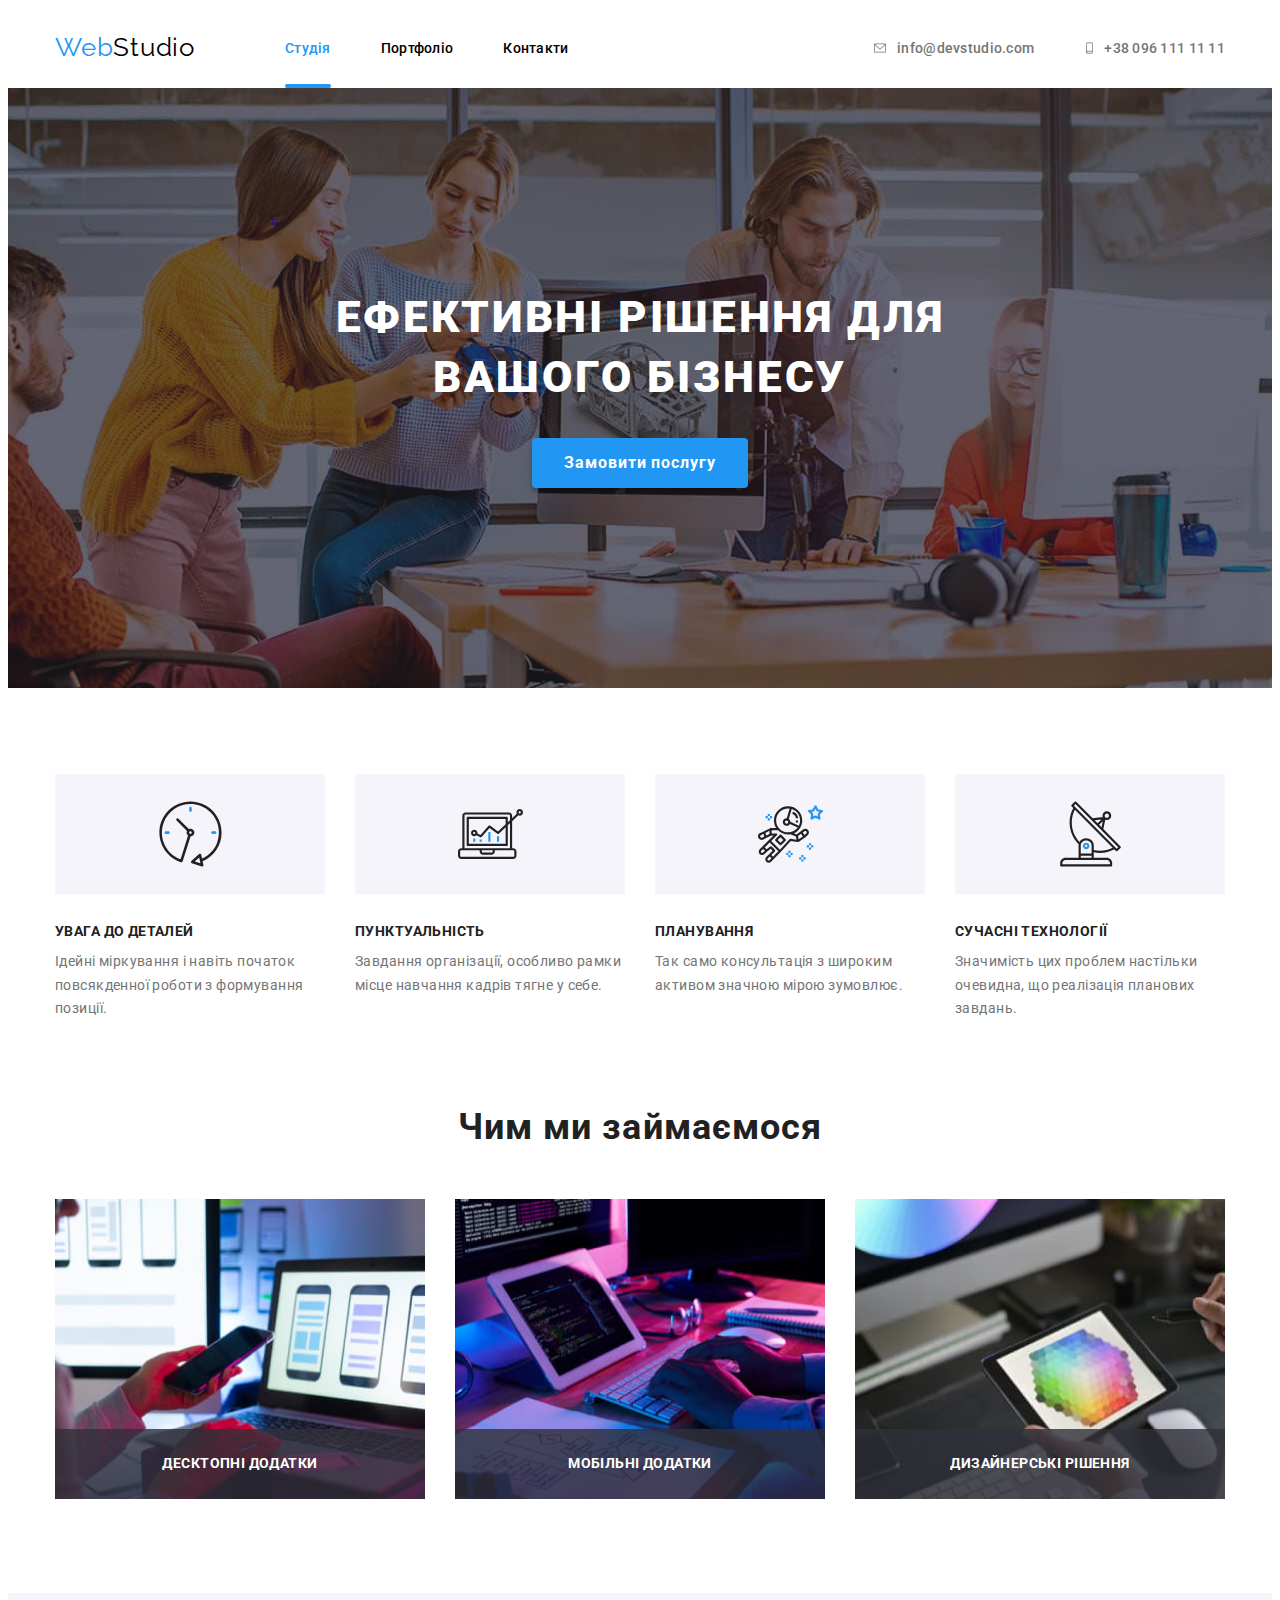
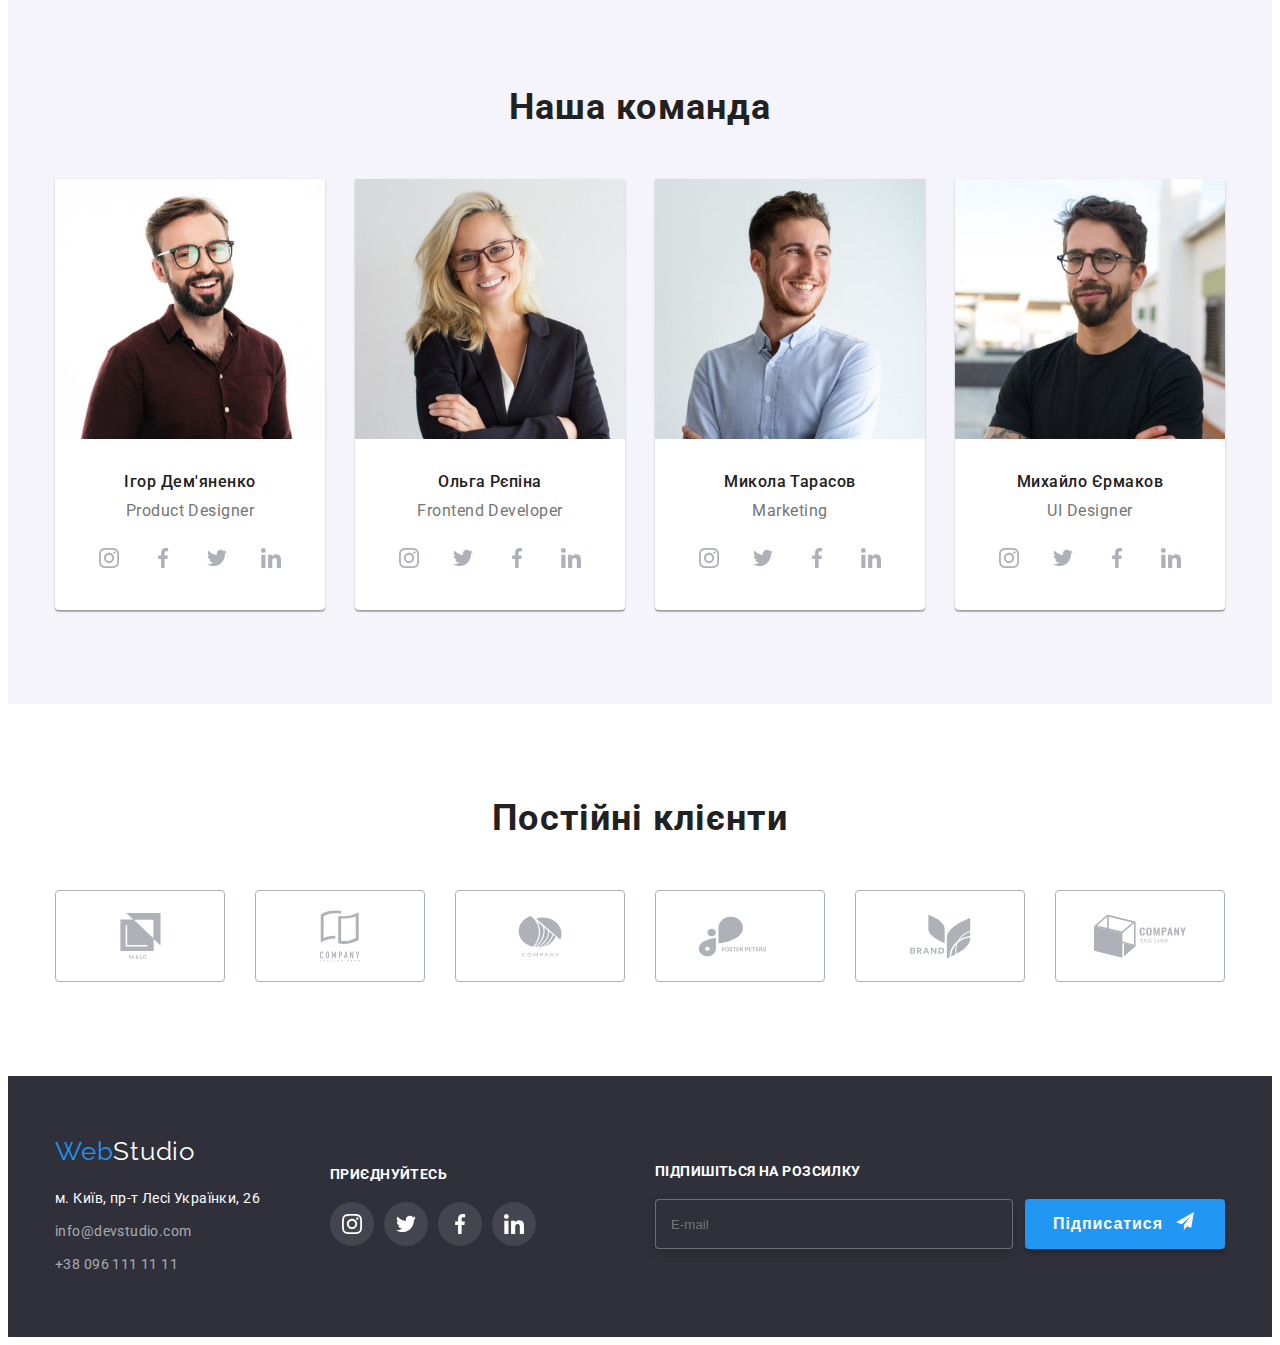
<file: index.html>
<!DOCTYPE html>
<html lang="uk">
  <head>
    <meta charset="UTF-8" />
    <meta http-equiv="X-UA-Compatible" content="IE=edge" />
    <meta name="viewport" content="width=device-width, initial-scale=1.0" />
    <title>WebStudio</title>
    <link rel="preconnect" href="https://fonts.googleapis.com" />
    <link rel="preconnect" href="https://fonts.gstatic.com" crossorigin />
    <link
      href="https://fonts.googleapis.com/css2?family=Raleway:wght@700&family=Roboto:wght@400;500;700;900&display=swap"
      rel="stylesheet"
    />
    <link
      rel="stylesheet"
      href="https://cdnjs.cloudflare.com/ajax/libs/modern-normalize/1.1.0/modern-normalize.min.css"
      integrity="sha512-wpPYUAdjBVSE4KJnH1VR1HeZfpl1ub8YT/NKx4PuQ5NmX2tKuGu6U/JRp5y+Y8XG2tV+wKQpNHVUX03MfMFn9Q=="
      crossorigin="anonymous"
      referrerpolicy="no-referrer"
    />
    <link rel="stylesheet" href="./css/main.min.css" />
  </head>
  <body>
    <header>
      <div class="header__block container">
        <a class="header__logo--1" href="./index.html"
          ><span class="header__logo--2">Web</span>Studio</a
        >
        <!--logo-->
        <nav class="nav">
          <!--navig-->
          <ul class="nav__list listdrop">
            <li class="nav__item">
              <a href="./index.html" class="nav__link nav__text nav__current">Студія</a>
            </li>
            <li class="nav__item">
              <a href="./portfolio.html" class="nav__link nav__text">Портфоліо</a>
            </li>
            <li class="nav__item"><a href="" class="nav__link nav__text">Контакти</a></li>
          </ul>
        </nav>

        <!--contacts-->
        <ul class="nav-contacts listdrop">
          <li class="nav-contacts__item">
            <a href="mailto:info@devstudio.com" class="nav-contacts__link">
              <svg class="nav-contacts__icon" width="16" height="12">
                <use href="./images/icons.svg#envelope-icon"></use>
              </svg>
              info@devstudio.com
            </a>
          </li>
          <li class="nav-contacts__item">
            <a href="tel:+380961111111" class="nav-contacts__link">
              <svg class="nav-contacts__icon" width="11" height="16">
                <use href="./images/icons.svg#smartphone-icon"></use>
              </svg>
              +38 096 111 11 11
            </a>
          </li>
        </ul>
      </div>
    </header>

    <main>
      <!--main-headerh1-->
      <div class="hero__box">
        <section class="hero">
          <div class="container">
            <h1 class="hero__header">ЕФЕКТИВНІ РІШЕННЯ ДЛЯ <br />ВАШОГО БІЗНЕСУ</h1>
            <button type="button" class="hero__btn" data-modal-open>Замовити послугу</button>
            <div class="backdrop is-hidden" data-modal>
              <div class="feedback">
                <h3 class="feedback__header">Залиште свої дані, ми вам передзвонимо</h3>
                <form action="" class="feedback__form">
                  <label for="name" class="feedback__input--group"
                    >Імʼя
                    <div class="feedback__input--box">
                      <input type="text" class="feedback__input" name="name" required autofocus />
                      <svg width="18" height="18" class="feedback__input--svg">
                        <use href="./images/icons.svg#form-name-icon"></use>
                      </svg>
                    </div>
                  </label>

                  <label for="tel" class="feedback__input--group"
                    >Телефон
                    <div class="feedback__input--box">
                      <input
                        type="tel"
                        class="feedback__input"
                        title="380-XX-XXX-XX"
                        name="tel"
                        required
                        pattern="380[0-9]{7}"
                      />
                      <svg width="18" height="18" class="feedback__input--svg">
                        <use href="./images/icons.svg#form-phone-icon"></use>
                      </svg>
                    </div>
                  </label>

                  <label for="email" class="feedback__input--group"
                    >Пошта
                    <div class="feedback__input--box">
                      <input type="email" class="feedback__input" name="email" required />
                      <svg width="18" height="18" class="feedback__input--svg">
                        <use href="./images/icons.svg#form-email-icon"></use>
                      </svg>
                    </div>
                  </label>

                  <label for="comment" class="feedback__comment--box"
                    >Коментар
                    <div class="feedback__comment-content">
                      <textarea
                        name="comment"
                        class="feedback__comment--text"
                        placeholder="Введіть текст"
                      ></textarea>
                    </div>
                  </label>

                  <label for="policy" class="feedback__policy--box">
                    <input
                      class="feedback__policy--input"
                      type="checkbox"
                      name="policy"
                      id="policy"
                    />
                    <svg width="16" height="15" class="feedback__policy--icon">
                      <use href="./images/icons.svg#form-check-icon"></use>
                    </svg>
                    <label for="policy" class="feedback__policy--text"
                      >Погоджуюся з розсилкою та приймаю
                      <a href="#" class="feedback__policy--rules">Умови договору</a></label
                    >
                  </label>

                  <div class="feedback__btn--box">
                    <button type="submit" class="feedback__btn">Відправити</button>
                  </div>
                </form>
                <button type="button" class="feedback__btn--close" data-modal-close>
                  <svg width="11" height="11" class="feedback__close--icon">
                    <use href="./images/icons.svg#close-icon"></use>
                  </svg>
                </button>
              </div>
            </div>
          </div>
        </section>
      </div>

      <!--h2section-benefits-->
      <section class="benefits__box">
        <div class="container">
          <h2 class="hidden-header">Наші переваги</h2>
          <!--benef-list-descr-->
          <ul class="benefits__list listdrop">
            <li class="benefits__item">
              <div class="benefits__content">
                <svg width="65" height="70" class="benefits__icon">
                  <use href="./images/icons.svg#clock-icon"></use>
                </svg>
              </div>
              <h3 class="benefits__header">УВАГА ДО ДЕТАЛЕЙ</h3>
              <p class="benefits__text">
                Ідейні міркування і навіть початок повсякденної роботи з формування позиції.
              </p>
            </li>
            <li class="benefits__item">
              <div class="benefits__content">
                <svg width="65" height="70" class="benefits__icon">
                  <use href="./images/icons.svg#diagram-icon"></use>
                </svg>
              </div>
              <h3 class="benefits__header">ПУНКТУАЛЬНІСТЬ</h3>
              <p class="benefits__text">
                Завдання організації, особливо рамки місце навчання кадрів тягне у себе.
              </p>
            </li>
            <li class="benefits__item">
              <div class="benefits__content">
                <svg width="65" height="70" class="benefits__icon">
                  <use href="./images/icons.svg#astronaut-icon"></use>
                </svg>
              </div>
              <h3 class="benefits__header">ПЛАНУВАННЯ</h3>
              <p class="benefits__text">
                Так само консультація з широким активом значною мірою зумовлює.
              </p>
            </li>
            <li class="benefits__item">
              <div class="benefits__content">
                <svg width="65" height="70" class="benefits__icon">
                  <use href="./images/icons.svg#antenna-icon"></use>
                </svg>
              </div>
              <h3 class="benefits__header">СУЧАСНІ ТЕХНОЛОГІЇ</h3>
              <p class="benefits__text">
                Значимість цих проблем настільки очевидна, що реалізація планових завдань.
              </p>
            </li>
          </ul>
        </div>
      </section>
      <!--tasks-h2-->
      <section class="tasks__box">
        <div class="container">
          <h2 class="section__tittle--2">Чим ми займаємося</h2>
          <ul class="tasks__list listdrop">
            <li class="tasks__item">
              <div class="tasks__content">
                <img
                  class="tasks__img"
                  src="images/imgmain1.jpg"
                  width="370"
                  height="300"
                  alt="послуга1"
                />
                <div class="tasks__descr">
                  <h3 class="tasks__text">ДЕСКТОПНІ ДОДАТКИ</h3>
                </div>
              </div>
            </li>
            <li class="tasks__item">
              <div class="tasks__content">
                <img
                  class="tasks__img"
                  src="images/imgmain2.jpg"
                  width="370"
                  height="300"
                  alt="послуга2"
                />
                <div class="tasks__descr">
                  <h3 class="tasks__text">МОБІЛЬНІ ДОДАТКИ</h3>
                </div>
              </div>
            </li>
            <li class="tasks__item">
              <div class="tasks__content">
                <img
                  class="tasks__img"
                  src="images/imgmain3.jpg"
                  width="370"
                  height="300"
                  alt="послуга3"
                />
                <div class="tasks__descr">
                  <h3 class="tasks__text">ДИЗАЙНЕРСЬКІ РІШЕННЯ</h3>
                </div>
              </div>
            </li>
          </ul>
        </div>
      </section>
      <!--our-team-h2-->
      <section class="team__box">
        <div class="container">
          <h2 class="section__tittle--2">Наша команда</h2>
          <ul class="team__list listdrop">
            <li class="team__item">
              <img src="images/ihor.jpg" width="270" height="260" alt="ігорфото" />
              <div class="team__descr">
                <h3 class="team__header">Ігор Дем'яненко</h3>
                <p class="team__text">Product Designer</p>
                <!-- team-soc-list -->
                <ul class="team__soc--list listdrop">
                  <li class="team__soc--item">
                    <a href="" class="team__soc--link">
                      <svg width="20" height="20" class="team__soc--icon">
                        <use href="./images/icons.svg#instagram-icon"></use>
                      </svg>
                    </a>
                  </li>
                  <li class="team__soc--item">
                    <a href="" class="team__soc--link">
                      <svg width="20" height="20" class="team__soc--icon">
                        <use href="./images/icons.svg#facebook-icon"></use>
                      </svg>
                    </a>
                  </li>
                  <li class="team__soc--item">
                    <a href="" class="team__soc--link">
                      <svg width="20" height="20" class="team__soc--icon">
                        <use href="./images/icons.svg#twitter-icon"></use>
                      </svg>
                    </a>
                  </li>
                  <li class="team__soc--item">
                    <a href="" class="team__soc--link">
                      <svg width="20" height="20" class="team__soc--icon">
                        <use href="./images/icons.svg#linkedin-icon"></use>
                      </svg>
                    </a>
                  </li>
                </ul>
              </div>
            </li>
            <li class="team__item">
              <img src="images/olha.jpg" width="270" height="260" alt="ольгафото" />
              <div class="team__descr">
                <h3 class="team__header">Ольга Рєпіна</h3>
                <p class="team__text">Frontend Developer</p>
                <!-- team-soc-list -->
                <ul class="team__soc--list listdrop">
                  <li class="team__soc--item">
                    <a href="" class="team__soc--link">
                      <svg width="20" height="20" class="team__soc--icon">
                        <use href="./images/icons.svg#instagram-icon"></use>
                      </svg>
                    </a>
                  </li>
                  <li class="team__soc--item">
                    <a href="" class="team__soc--link">
                      <svg width="20" height="20" class="team__soc--icon">
                        <use href="./images/icons.svg#twitter-icon"></use>
                      </svg>
                    </a>
                  </li>
                  <li class="team__soc--item">
                    <a href="" class="team__soc--link">
                      <svg width="20" height="20" class="team__soc--icon">
                        <use href="./images/icons.svg#facebook-icon"></use>
                      </svg>
                    </a>
                  </li>
                  <li class="team__soc--item">
                    <a href="" class="team__soc--link">
                      <svg width="20" height="20" class="team__soc--icon">
                        <use href="./images/icons.svg#linkedin-icon"></use>
                      </svg>
                    </a>
                  </li>
                </ul>
              </div>
            </li>
            <li class="team__item">
              <img src="images/mykola.jpg" width="270" height="260" alt="миколафото" />
              <div class="team__descr">
                <h3 class="team__header">Микола Тарасов</h3>
                <p class="team__text">Marketing</p>
                <!-- team-soc-list -->
                <ul class="team__soc--list listdrop">
                  <li class="team__soc--item">
                    <a href="" class="team__soc--link">
                      <svg width="20" height="20" class="team__soc--icon">
                        <use href="./images/icons.svg#instagram-icon"></use>
                      </svg>
                    </a>
                  </li>
                  <li class="team__soc--item">
                    <a href="" class="team__soc--link">
                      <svg width="20" height="20" class="team__soc--icon">
                        <use href="./images/icons.svg#twitter-icon"></use>
                      </svg>
                    </a>
                  </li>
                  <li class="team__soc--item">
                    <a href="" class="team__soc--link">
                      <svg width="20" height="20" class="team__soc--icon">
                        <use href="./images/icons.svg#facebook-icon"></use>
                      </svg>
                    </a>
                  </li>
                  <li class="team__soc--item">
                    <a href="" class="team__soc--link">
                      <svg width="20" height="20" class="team__soc--icon">
                        <use href="./images/icons.svg#linkedin-icon"></use>
                      </svg>
                    </a>
                  </li>
                </ul>
              </div>
            </li>
            <li class="team__item">
              <img src="images/myhailo.jpg" width="270" height="260" alt="михайлофото" />
              <div class="team__descr">
                <h3 class="team__header">Михайло Єрмаков</h3>
                <p class="team__text">UI Designer</p>
                <!-- team-soc-list -->
                <ul class="team__soc--list listdrop">
                  <li class="team__soc--item">
                    <a href="" class="team__soc--link">
                      <svg width="20" height="20" class="team__soc--icon">
                        <use href="./images/icons.svg#instagram-icon"></use>
                      </svg>
                    </a>
                  </li>
                  <li class="team__soc--item">
                    <a href="" class="team__soc--link">
                      <svg width="20" height="20" class="team__soc--icon">
                        <use href="./images/icons.svg#twitter-icon"></use>
                      </svg>
                    </a>
                  </li>
                  <li class="team__soc--item">
                    <a href="" class="team__soc--link">
                      <svg width="20" height="20" class="team__soc--icon">
                        <use href="./images/icons.svg#facebook-icon"></use>
                      </svg>
                    </a>
                  </li>
                  <li class="team__soc--item">
                    <a href="" class="team__soc--link">
                      <svg width="20" height="20" class="team__soc--icon">
                        <use href="./images/icons.svg#linkedin-icon"></use>
                      </svg>
                    </a>
                  </li>
                </ul>
              </div>
            </li>
          </ul>
        </div>
      </section>

      <section class="clients__box">
        <div class="container">
          <h2 class="section__tittle--2">Постійні клієнти</h2>
          <!--benef-list-icon-->
          <ul class="clients__list listdrop">
            <li class="clients__item">
              <a href="" class="clients__link">
                <svg width="41" height="46" class="clients__icon">
                  <use href="./images/icons.svg#client-icon-1"></use>
                </svg>
              </a>
            </li>
            <li class="clients__item">
              <a href="" class="clients__link">
                <svg width="40" height="52" class="clients__icon">
                  <use href="./images/icons.svg#client-icon-2"></use>
                </svg>
              </a>
            </li>
            <li class="clients__item">
              <a href="" class="clients__link">
                <svg width="44" height="42" class="clients__icon">
                  <use href="./images/icons.svg#client-icon-3"></use>
                </svg>
              </a>
            </li>
            <li class="clients__item">
              <a href="" class="clients__link">
                <svg width="85" height="41" class="clients__icon">
                  <use href="./images/icons.svg#client-icon-4"></use>
                </svg>
              </a>
            </li>
            <li class="clients__item">
              <a href="" class="clients__link">
                <svg width="63" height="45" class="clients__icon">
                  <use href="./images/icons.svg#client-icon-5"></use>
                </svg>
              </a>
            </li>
            <li class="clients__item">
              <a href="" class="clients__link">
                <svg width="94" height="44" class="clients__icon">
                  <use href="./images/icons.svg#client-icon-6"></use>
                </svg>
              </a>
            </li>
          </ul>
        </div>
      </section>
    </main>

    <footer>
      <section class="footer__block">
        <div class="container">
          <div class="footer__content--block">
            <div class="footer__contacts">
              <a class="footer__logo--1" href=""><span class="footer__logo--2">Web</span>Studio</a>
              <ul class="footer__list listdrop">
                <li class="footer__item">
                  <address>
                    <a href="https://goo.gl/maps/NFk8UUWg3JDeFoCNA" class="footer__adress"
                      >м. Київ, пр-т Лесі Українки, 26</a
                    >
                  </address>
                </li>
                <li class="footer__item">
                  <a href="mailto:info@devstudio.com" class="footer__link">info@devstudio.com</a>
                </li>
                <li class="footer__item">
                  <a href="tel:+380961111111" class="footer__link">+38 096 111 11 11</a>
                </li>
              </ul>
            </div>
            <!-- footer-contact-list -->
            <div class="footer__soc--box">
              <!-- foot-soc-list -->
              <div class="footer__soc--content">
                <div>
                  <h3 class="footer__header">ПРИЄДНУЙТЕСЬ</h3>
                  <ul class="footer__soc--list listdrop">
                    <li class="footer__soc--item">
                      <a href="" class="footer__soc--link">
                        <svg width="20" height="20" class="footer__soc--icon">
                          <use href="./images/icons.svg#instagram-icon"></use>
                        </svg>
                      </a>
                    </li>
                    <li class="footer__soc--item">
                      <a href="" class="footer__soc--link">
                        <svg width="20" height="20" class="footer__soc--icon">
                          <use href="./images/icons.svg#twitter-icon"></use>
                        </svg>
                      </a>
                    </li>
                    <li class="footer__soc--item">
                      <a href="" class="footer__soc--link">
                        <svg width="20" height="20" class="footer__soc--icon">
                          <use href="./images/icons.svg#facebook-icon"></use>
                        </svg>
                      </a>
                    </li>
                    <li class="footer__soc--item">
                      <a href="" class="footer__soc--link">
                        <svg width="20" height="20" class="footer__soc--icon">
                          <use href="./images/icons.svg#linkedin-icon"></use>
                        </svg>
                      </a>
                    </li>
                  </ul>
                </div>
              </div>
            </div>
            <div class="footer__form--box">
              <div>
                <h3 class="footer__header">Підпишіться на розсилку</h3>
                <form class="footer__form">
                  <label for="email-send"></label>
                  <input
                    class="footer__form--input"
                    type="email"
                    name="email-send"
                    id="email-send"
                    placeholder="E-mail"
                    required
                  />
                  <button class="footer__form--btn" type="submit">
                    Підписатися
                    <svg width="24" height="24" class="footer__btn--icon">
                      <use href="./images/icons.svg#send-icon"></use>
                    </svg>
                  </button>
                </form>
              </div>
            </div>
          </div>
        </div>
      </section>
    </footer>
    <script src="./js/modal.js"></script>
    <script>
      (() => {
        document.querySelector('.js-speaker-form').addEventListener('submit', e => {
          e.preventDefault();

          new FormData(e.currentTarget).forEach((value, name) => console.log(`${name}: ${value}`));

          e.currentTarget.reset();
        });
      })();
    </script>
  </body>
</html>
</file>
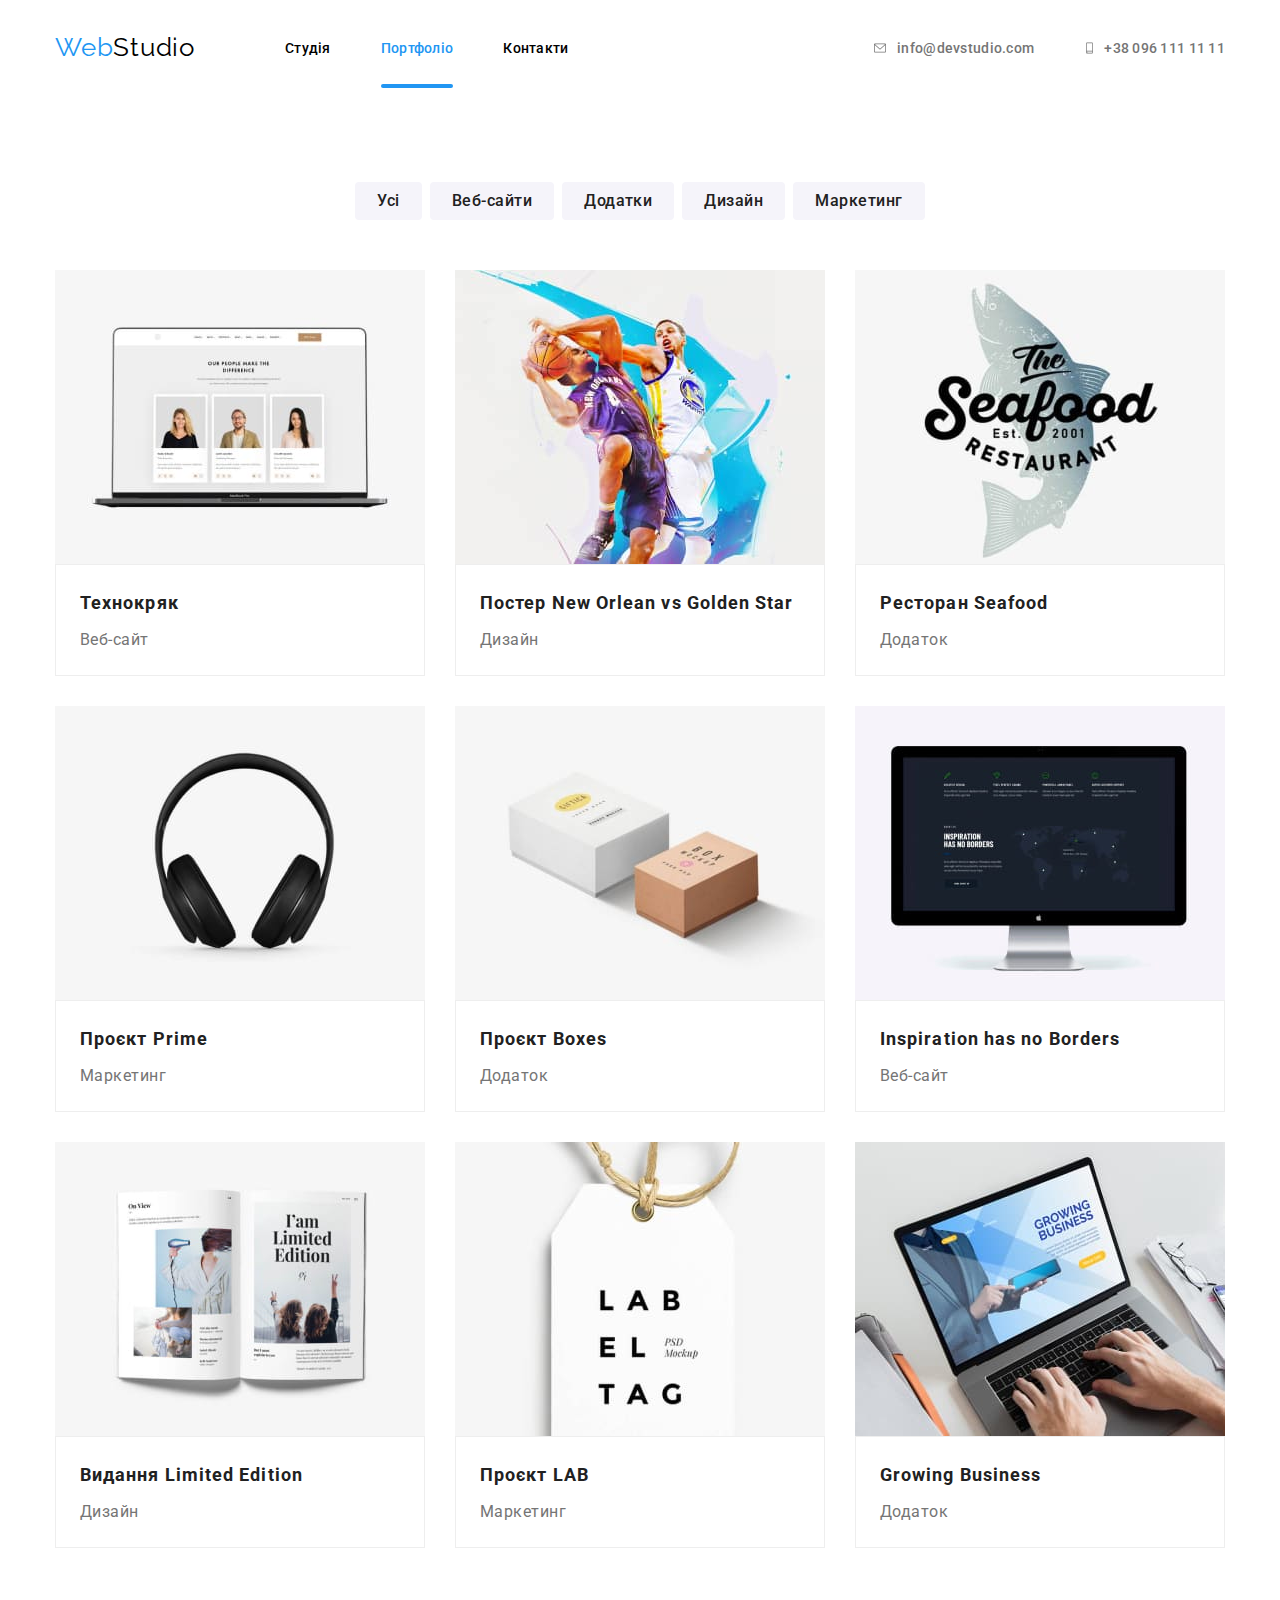
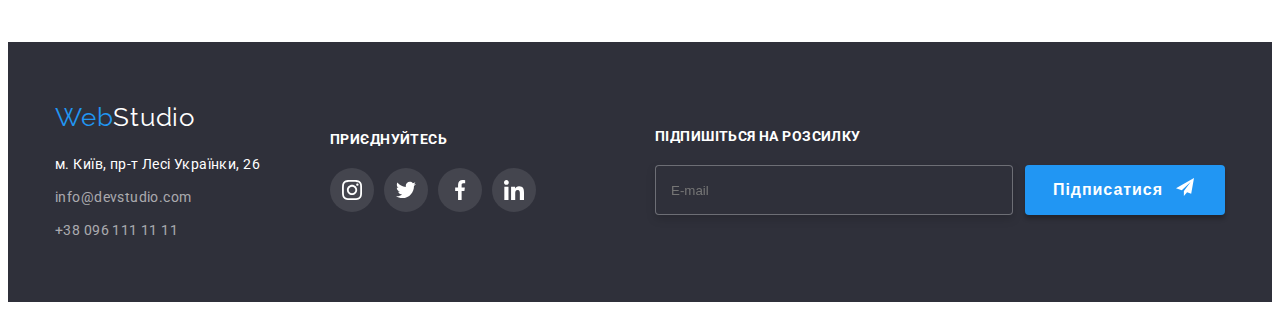
<file: portfolio.html>
<!DOCTYPE html>
<html lang="uk">
  <head>
    <meta charset="UTF-8" />
    <meta http-equiv="X-UA-Compatible" content="IE=edge" />
    <meta name="viewport" content="width=device-width, initial-scale=1.0" />
    <title>Portfolio</title>
    <link rel="preconnect" href="https://fonts.googleapis.com" />
    <link rel="preconnect" href="https://fonts.gstatic.com" crossorigin />
    <link
      href="https://fonts.googleapis.com/css2?family=Raleway:wght@700&family=Roboto:wght@400;500;700;900&display=swap"
      rel="stylesheet"
    />
    <link
      rel="stylesheet"
      href="https://cdnjs.cloudflare.com/ajax/libs/modern-normalize/1.1.0/modern-normalize.min.css"
      integrity="sha512-wpPYUAdjBVSE4KJnH1VR1HeZfpl1ub8YT/NKx4PuQ5NmX2tKuGu6U/JRp5y+Y8XG2tV+wKQpNHVUX03MfMFn9Q=="
      crossorigin="anonymous"
      referrerpolicy="no-referrer"
    />
    <link rel="stylesheet" href="./css/main.min.css" />
  </head>
  <body>
    <header>
      <div class="header__block container">
        <a class="header__logo--1" href="./index.html"
          ><span class="header__logo--2">Web</span>Studio</a
        >
        <!--logo-->
        <nav class="nav">
          <!--navig-->
          <ul class="nav__list listdrop">
            <li class="nav__item">
              <a href="./index.html" class="nav__link nav__text">Студія</a>
            </li>
            <li class="nav__item">
              <a href="./portfolio.html" class="nav__link nav__text nav__current">Портфоліо</a>
            </li>
            <li class="nav__item"><a href="" class="nav__link nav__text">Контакти</a></li>
          </ul>
        </nav>

        <!--contacts-->
        <ul class="nav-contacts listdrop">
          <li class="nav-contacts__item">
            <a href="mailto:info@devstudio.com" class="nav-contacts__link">
              <svg class="nav-contacts__icon" width="16" height="12">
                <use href="./images/icons.svg#envelope-icon"></use>
              </svg>
              info@devstudio.com
            </a>
          </li>
          <li class="nav-contacts__item">
            <a href="tel:+380961111111" class="nav-contacts__link">
              <svg class="nav-contacts__icon" width="11" height="16">
                <use href="./images/icons.svg#smartphone-icon"></use>
              </svg>
              +38 096 111 11 11
            </a>
          </li>
        </ul>
      </div>
    </header>
    <main>
      <section class="port__box">
        <div class="container">
          <ul class="menu listdrop">
            <li class="menu__item"><a href="" class="menu__link">Усі</a></li>
            <li class="menu__item"><a href="" class="menu__link">Веб-сайти</a></li>
            <li class="menu__item"><a href="" class="menu__link">Додатки</a></li>
            <li class="menu__item"><a href="" class="menu__link">Дизайн</a></li>
            <li class="menu__item"><a href="" class="menu__link">Маркетинг</a></li>
          </ul>

          <ul class="port__list listdrop">
            <li class="port__item">
              <a href="" class="port__link">
                <div class="port__img--box">
                  <img class="port__img" src="images/port-item1.jpg" width="370" alt="all-item1" />
                  <div class="port__overlay">
                    <p class="port__overlay--text">
                      Ресурс пропонує комплексні пропозиції з різним рівнем функціоналу та сервісів.
                      Все це дозволить відвідувачу отримати вичерпні відомості про компанію чи
                      приватну особу.
                    </p>
                  </div>
                </div>
                <div class="port__descr">
                  <h2 class="port__descr--header">Технокряк</h2>
                  <p class="port__descr--text">Веб-сайт</p>
                </div>
              </a>
            </li>

            <li class="port__item">
              <a href="" class="port__link">
                <div class="port__img--box">
                  <img class="port__img" src="images/port-item2.jpg" width="370" alt="all-item1" />
                  <div class="port__overlay">
                    <p class="port__overlay--text">
                      Ресурс пропонує комплексні пропозиції з різним рівнем функціоналу та сервісів.
                      Все це дозволить відвідувачу отримати вичерпні відомості про компанію чи
                      приватну особу.
                    </p>
                  </div>
                </div>
                <div class="port__descr">
                  <h2 class="port__descr--header">Постер New Orlean vs Golden Star</h2>
                  <p class="port__descr--text">Дизайн</p>
                </div>
              </a>
            </li>

            <li class="port__item">
              <a href="" class="port__link">
                <div class="port__img--box">
                  <img class="port__img" src="images/port-item3.jpg" width="370" alt="all-item1" />
                  <div class="port__overlay">
                    <p class="port__overlay--text">
                      Ресурс пропонує комплексні пропозиції з різним рівнем функціоналу та сервісів.
                      Все це дозволить відвідувачу отримати вичерпні відомості про компанію чи
                      приватну особу.
                    </p>
                  </div>
                </div>
                <div class="port__descr">
                  <h2 class="port__descr--header">Ресторан Seafood</h2>
                  <p class="port__descr--text">Додаток</p>
                </div>
              </a>
            </li>

            <li class="port__item">
              <a href="" class="port__link">
                <div class="port__img--box">
                  <img class="port__img" src="images/port-item4.jpg" width="370" alt="all-item1" />
                  <div class="port__overlay">
                    <p class="port__overlay--text">
                      Ресурс пропонує комплексні пропозиції з різним рівнем функціоналу та сервісів.
                      Все це дозволить відвідувачу отримати вичерпні відомості про компанію чи
                      приватну особу.
                    </p>
                  </div>
                </div>
                <div class="port__descr">
                  <h2 class="port__descr--header">Проєкт Prime</h2>
                  <p class="port__descr--text">Маркетинг</p>
                </div>
              </a>
            </li>

            <li class="port__item">
              <a href="" class="port__link">
                <div class="port__img--box">
                  <img class="port__img" src="images/port-item5.jpg" width="370" alt="all-item1" />
                  <div class="port__overlay">
                    <p class="port__overlay--text">
                      Ресурс пропонує комплексні пропозиції з різним рівнем функціоналу та сервісів.
                      Все це дозволить відвідувачу отримати вичерпні відомості про компанію чи
                      приватну особу.
                    </p>
                  </div>
                </div>

                <div class="port__descr">
                  <h2 class="port__descr--header">Проєкт Boxes</h2>
                  <p class="port__descr--text">Додаток</p>
                </div>
              </a>
            </li>

            <li class="port__item">
              <a href="" class="port__link">
                <div class="port__img--box">
                  <img class="port__img" src="images/port-item6.jpg" width="370" alt="all-item1" />
                  <div class="port__overlay">
                    <p class="port__overlay--text">
                      Ресурс пропонує комплексні пропозиції з різним рівнем функціоналу та сервісів.
                      Все це дозволить відвідувачу отримати вичерпні відомості про компанію чи
                      приватну особу.
                    </p>
                  </div>
                </div>

                <div class="port__descr">
                  <h2 class="port__descr--header">Inspiration has no Borders</h2>
                  <p class="port__descr--text">Веб-сайт</p>
                </div>
              </a>
            </li>
            <li class="port__item">
              <a href="" class="port__link">
                <div class="port__img--box">
                  <img class="port__img" src="images/port-item7.jpg" width="370" alt="all-item1" />
                  <div class="port__overlay">
                    <p class="port__overlay--text">
                      Ресурс пропонує комплексні пропозиції з різним рівнем функціоналу та сервісів.
                      Все це дозволить відвідувачу отримати вичерпні відомості про компанію чи
                      приватну особу.
                    </p>
                  </div>
                </div>

                <div class="port__descr">
                  <h2 class="port__descr--header">Видання Limited Edition</h2>
                  <p class="port__descr--text">Дизайн</p>
                </div>
              </a>
            </li>
            <li class="port__item">
              <a href="" class="port__link">
                <div class="port__img--box">
                  <img class="port__img" src="images/port-item8.jpg" width="370" alt="all-item1" />
                  <div class="port__overlay">
                    <p class="port__overlay--text">
                      Ресурс пропонує комплексні пропозиції з різним рівнем функціоналу та сервісів.
                      Все це дозволить відвідувачу отримати вичерпні відомості про компанію чи
                      приватну особу.
                    </p>
                  </div>
                </div>
                <div class="port__descr">
                  <h2 class="port__descr--header">Проєкт LAB</h2>
                  <p class="port__descr--text">Маркетинг</p>
                </div>
              </a>
            </li>
            <li class="port__item">
              <a href="" class="port__link">
                <div class="port__img--box">
                  <img class="port__img" src="images/port-item9.jpg" width="370" alt="all-item1" />
                  <div class="port__overlay">
                    <p class="port__overlay--text">
                      Ресурс пропонує комплексні пропозиції з різним рівнем функціоналу та сервісів.
                      Все це дозволить відвідувачу отримати вичерпні відомості про компанію чи
                      приватну особу.
                    </p>
                  </div>
                </div>
                <div class="port__descr">
                  <h2 class="port__descr--header">Growing Business</h2>
                  <p class="port__descr--text">Додаток</p>
                </div>
              </a>
            </li>
          </ul>
        </div>
      </section>
    </main>
    <footer>
      <section class="footer__block">
        <div class="container">
          <div class="footer__content--block">
            <div class="footer__contacts">
              <a class="footer__logo--1" href=""><span class="footer__logo--2">Web</span>Studio</a>
              <ul class="footer__list listdrop">
                <li class="footer__item">
                  <address>
                    <a href="https://goo.gl/maps/NFk8UUWg3JDeFoCNA" class="footer__adress"
                      >м. Київ, пр-т Лесі Українки, 26</a
                    >
                  </address>
                </li>
                <li class="footer__item">
                  <a href="mailto:info@devstudio.com" class="footer__link">info@devstudio.com</a>
                </li>
                <li class="footer__item">
                  <a href="tel:+380961111111" class="footer__link">+38 096 111 11 11</a>
                </li>
              </ul>
            </div>
            <!-- footer-contact-list -->
            <div class="footer__soc--box">
              <!-- foot-soc-list -->
              <div class="footer__soc--content">
                <div>
                  <h3 class="footer__header">ПРИЄДНУЙТЕСЬ</h3>
                  <ul class="footer__soc--list listdrop">
                    <li class="footer__soc--item">
                      <a href="" class="footer__soc--link">
                        <svg width="20" height="20" class="footer__soc--icon">
                          <use href="./images/icons.svg#instagram-icon"></use>
                        </svg>
                      </a>
                    </li>
                    <li class="footer__soc--item">
                      <a href="" class="footer__soc--link">
                        <svg width="20" height="20" class="footer__soc--icon">
                          <use href="./images/icons.svg#twitter-icon"></use>
                        </svg>
                      </a>
                    </li>
                    <li class="footer__soc--item">
                      <a href="" class="footer__soc--link">
                        <svg width="20" height="20" class="footer__soc--icon">
                          <use href="./images/icons.svg#facebook-icon"></use>
                        </svg>
                      </a>
                    </li>
                    <li class="footer__soc--item">
                      <a href="" class="footer__soc--link">
                        <svg width="20" height="20" class="footer__soc--icon">
                          <use href="./images/icons.svg#linkedin-icon"></use>
                        </svg>
                      </a>
                    </li>
                  </ul>
                </div>
              </div>
            </div>
            <div class="footer__form--box">
              <div>
                <h3 class="footer__header">Підпишіться на розсилку</h3>
                <form class="footer__form">
                  <label for="email-send"></label>
                  <input
                    class="footer__form--input"
                    type="email"
                    name="email-send"
                    id="email-send"
                    placeholder="E-mail"
                    required
                  />
                  <button class="footer__form--btn" type="submit">
                    Підписатися
                    <svg width="24" height="24" class="footer__btn--icon">
                      <use href="./images/icons.svg#send-icon"></use>
                    </svg>
                  </button>
                </form>
              </div>
            </div>
          </div>
        </div>
      </section>
    </footer>
    <script src="./js/modal.js"></script>
    <script>
      (() => {
        document.querySelector('.js-speaker-form').addEventListener('submit', e => {
          e.preventDefault();

          new FormData(e.currentTarget).forEach((value, name) => console.log(`${name}: ${value}`));

          e.currentTarget.reset();
        });
      })();
    </script>
  </body>
</html>
</file>
<file: css/main.min.css>
.container{width:1200px;margin:0 auto;padding-left:15px;padding-right:15px}.section{padding-top:94px;padding-bottom:94px}.listdrop{list-style:none;text-decoration:none}.hidden-header{position:absolute;width:1px;height:1px;margin:-1px;border:0;padding:0;white-space:nowrap;-webkit-clip-path:inset(100%);clip-path:inset(100%);clip:rect(0 0 0 0);overflow:hidden}.backdrop{position:fixed;top:50%;left:50%;width:100%;height:100%;z-index:3;background:rgba(0,0,0,.2);transform:translate(-50%, -50%);transition:translate,color,background-color,background,box-shadow,var(--transition-animation)}.backdrop.is-hidden{opacity:0;visibility:hidden;pointer-events:none}.section__tittle--2{font-size:36px;line-height:1.16;letter-spacing:.03em;text-align:center;margin-top:0;margin-bottom:50px;color:var(--mainhead-color)}:root{--accent-color: #2196f3;--mainhead-color: #212121;--maintext-color: #757575;--box-color: #2f303a;--background-white-color: #ffffff;--section-grey-color: #f5f4fa;--black-color: #000000;--overlay-color: rgba(47, 48, 58, 0.8);--shadow-color: rgba(0, 0, 0, 0.25);--shadow-color-secondary: rgba(0, 0, 0, 0.15);--team-soc-color: #afb1b8;--foot-icon-color: rgba(255, 255, 255, 0.6);--soc-links-background-color: rgba(255, 255, 255, 0.1);--port-descr-color: #eeeeee;--port-pic-overlay-color: rgba(33, 150, 243, 0.9);--transition-animation: 250ms cubic-bezier(0.4, 0, 0.2, 1)}*,*::before,*::after{box-sizing:border-box}body{font-family:"Raleway",sans-serif;font-family:"Roboto",sans-serif;color:var(--mainhead-color);background-color:var(--background-white-color)}.header__block{display:flex;align-items:center}.header__bord{border:1px solid #ececec;border-left:0em;border-right:0em;border-top:0em;margin:0}.nav__list{display:flex;margin-top:0;margin-bottom:0;padding:0}.nav__list>.nav__item:not(:last-child){margin-right:50px}.nav__list .nav__text{font-weight:500;font-size:14px;line-height:1.15;letter-spacing:.02em;text-decoration:none;padding-bottom:32px;padding-top:32px;color:var(--black-color)}.nav__link.nav__current{position:relative;display:block;color:var(--accent-color)}.nav__current::after{display:block;content:"";position:absolute;left:0;bottom:0;width:100%;height:4px;border-radius:4px;background-color:var(--accent-color)}.nav__link{position:relative;display:block;font-weight:500;font-size:14px;line-height:1.15;letter-spacing:.02em;text-decoration:none;padding-bottom:32px;padding-top:32px;transition:all var(--transition-animation)}.nav__link:hover,.nav__link:focus{display:block;color:var(--accent-color)}.nav__link:hover::after,.nav__link:focus::after{display:block;background-color:var(--accent-color)}.nav__link:after{content:"";display:block;position:absolute;left:0;bottom:0;width:100%;height:4px;border-radius:4px;transition:all var(--transition-animation)}.nav-contacts{display:flex;align-items:center;justify-content:center;margin:0;padding:0;margin-left:auto}.nav-contacts__item:not(:last-child){margin-right:50px}.nav-contacts__link{font-weight:500;font-size:14px;line-height:1.15;letter-spacing:.02em;text-decoration:none;display:flex;justify-content:center;align-items:center;padding-top:32px;padding-bottom:32px;transition:all var(--transition-animation);color:var(--maintext-color)}.nav-contacts .nav-contacts__link:hover,.nav-contacts .nav-contacts__link:focus{color:var(--accent-color)}.nav-contacts .nav-contacts__icon{fill:currentColor;margin-right:9px;transition:all var(--transition-animation)}.nav-contacts__item:hover .nav-contacts__icon,.nav-contacts__item:focus .nav-contacts__icon{color:var(--accent-color)}.hero__box{background-color:var(--box-color);display:block;justify-content:center;padding-top:200px;padding-bottom:200px;background-image:linear-gradient(rgba(47, 48, 58, 0.4), rgba(47, 48, 58, 0.4)),url(../images/heroimg.jpg);background-repeat:no-repeat;background-size:cover;background-position:center}.hero__box .hero__header{font-weight:900;font-size:44px;line-height:1.36;letter-spacing:.06em;text-align:center;margin:0 auto;margin-bottom:30px;color:var(--background-white-color)}.benefits__box{padding-top:86px;padding-bottom:86px}.benefits__list{display:flex;margin:0 auto;padding:0}.benefits__list .benefits__header{font-size:14px;line-height:1.14;letter-spacing:.03em;margin-top:0;margin-bottom:10px;color:var(--mainhead-color)}.benefits__list .benefits__text{font-size:14px;line-height:1.7;letter-spacing:.03em;margin:0;color:var(--maintext-color)}.benefits__item{width:270px}.benefits__item:not(:last-child){margin-right:30px}.benefits__item .benefits__content{width:270px;height:120px;background-color:var(--section-grey-color);display:flex;justify-content:center;align-items:center;margin-bottom:30px}.tasks__box{padding-bottom:94px}.tasks__list{padding:0;display:flex;margin:0}.tasks__list>.tasks__item:not(:last-child){margin-right:30px}.tasks__item{width:370px;height:300px}.tasks__item .tasks__content{position:relative}.tasks__item .tasks__img{display:block}.tasks__item .tasks__descr{position:absolute;bottom:0;width:100%;height:70px;background-color:var(--overlay-color)}.tasks__item .tasks__text{font-size:14px;line-height:1.14;text-align:center;letter-spacing:.03em;text-transform:uppercase;margin:27px 0px;color:var(--background-white-color)}.team__box{background-color:var(--section-grey-color);padding-bottom:94px;padding-top:94px}.team__list{display:flex;padding:0px;margin:0}.team__list>.team__item:not(:last-child){margin-right:30px}.team__item{background-color:var(--background-white-color);box-shadow:0px 1px 3px rgba(0,0,0,.12),0px 1px 1px rgba(0,0,0,.14),0px 2px 1px rgba(0,0,0,.2);border-radius:0px 0px 4px 4px;width:270px}.team__item .team__descr{padding-top:30px;padding-bottom:30px}.team__item .team__header{font-weight:500;font-size:16px;line-height:1.18;letter-spacing:.03em;text-align:center;margin-top:0;margin-bottom:10px;color:var(--mainhead-color)}.team__item .team__text{font-size:16px;line-height:1.18;letter-spacing:.03em;text-align:center;margin:0;color:var(--maintext-color)}.team__soc--list{display:flex;justify-content:center;align-items:center;padding:0;margin-top:16px;margin-bottom:0}.team__soc--list>.team__soc--item:not(:last-child){margin-right:10px}.team__soc--list .team__soc--item{width:44px;height:44px}.team__soc--link{width:100%;height:100%;border-radius:50%;display:flex;justify-content:center;align-items:center;transition:transform,color,background-color,box-shadow,var(--transition-animation);color:var(--team-soc-color);background-color:var(--soc-links-background-color)}.team__soc--link:hover,.team__soc--link:focus{color:var(--background-white-color);background-color:var(--accent-color);box-shadow:0px 4px 4px var(--shadow-color);transform:translateY(-15%)}.team__soc--link .team__soc--icon{fill:currentColor}.clients__box{padding-top:94px;padding-bottom:94px}.clients__list{display:flex;justify-content:center;align-items:center;padding:0;margin:0}.clients__list>.clients__item:not(:last-child){margin-right:30px}.clients__list .clients__item{width:170px;height:92px}.clients__link{width:100%;height:100%;color:var(--team-soc-color);border:1px solid var(--team-soc-color);border-radius:4px;display:flex;justify-content:center;align-items:center;transition:transform,border,color,background-color,box-shadow,var(--transition-animation)}.clients__link:hover,.clients__link:focus{color:var(--accent-color);border:1px solid var(--accent-color);border-radius:4px;box-shadow:0px 4px 4px var(--shadow-color);transform:scale(1.15)}.clients__link .clients__icon{fill:currentColor}.port__box{padding:94px 0}.menu{display:flex;justify-content:center;border-radius:4px;margin-bottom:50px;margin-top:0px;padding:0px}.menu>.menu__item:not(:last-child){margin-right:8px}.menu__link{display:inline-block;border-radius:4px;font-weight:500;font-size:16px;line-height:1.62;padding:6px 22px;text-align:center;letter-spacing:.03em;text-decoration:none;transition:color,background-color,box-shadow,var(--transition-animation);color:var(--mainhead-color);background-color:var(--section-grey-color)}.menu__link:hover,.menu__link:focus{box-shadow:0px 3px 1px rgba(0,0,0,.1),0px 1px 2px rgba(0,0,0,.08),0px 2px 2px rgba(0,0,0,.12);color:var(--background-white-color);background-color:var(--accent-color)}.port__list{display:flex;flex-wrap:wrap;justify-content:center;gap:30px;padding:0;margin:0}.port__item{display:block;flex:wrap;width:370px;margin:0;background:var(--background-white-color)}.port__item .port__img{display:block;width:370px;height:294px}.port__item:hover .port__link{color:var(--accent-color);background-color:var(--mainhead-color)}.port__link{display:block;text-decoration:none;transition:box-shadow,var(--transition-animation)}.port__link:hover,.port__link:focus{box-shadow:0px 1px 1px rgba(0,0,0,.12),0px 4px 4px rgba(0,0,0,.06),1px 4px 6px rgba(0,0,0,.16)}.port__descr{padding:20px 24px;border-top:0em;border:1px solid var(--port-descr-color);background:var(--background-white-color)}.port__descr .port__descr--header{font-size:18px;line-height:2;letter-spacing:.06em;margin-bottom:4px;margin-top:0;color:var(--mainhead-color)}.port__descr .port__descr--text{font-size:16px;line-height:1.87;letter-spacing:.03em;margin:0;color:var(--maintext-color)}.port__img--box{position:relative;overflow:hidden}.port__link:hover .port__overlay{transform:translateY(0%)}.port__overlay{position:absolute;top:0;left:0;height:100%;width:100%;transform:translateY(101%);transition:translate,color,background-color,var(--transition-animation);background-color:var(--port-pic-overlay-color)}.port__overlay:before{display:inline-block;position:absolute;content:"";top:0;left:0;height:100%;width:100%;opacity:0;background-color:var(--overlay-color)}.port__overlay--text{font-size:18px;line-height:1.5;letter-spacing:.03em;color:var(--background-white-color);padding:63px 24px;margin:0}.footer__block{display:block;background-color:var(--box-color);padding-top:60px;padding-bottom:60px}.footer__list{display:inline-block;margin-top:20px;margin-bottom:0;padding:0}.footer__list>.footer__item:not(:last-child){margin-bottom:9px}.footer__list .footer__adress{font-style:normal;font-size:14px;line-height:1.7;letter-spacing:.03em;text-decoration:none;color:var(--background-white-color)}.footer__list .footer__link{font-size:14px;line-height:1.7;letter-spacing:.03em;text-decoration:none;transition:color,var(--transition-animation);color:var(--foot-icon-color)}.footer__list .footer__link:hover,.footer__list .footer__link:focus{color:var(--accent-color)}.footer__content--block{display:flex;align-items:center}.footer__contacts{display:flex;flex-direction:column}.email-form-boxx{display:flex;margin-left:auto}.footer__soc--list{display:flex;justify-content:center;align-items:center;padding:0;margin-top:20px;margin-bottom:0}.footer__soc--list>.footer__soc--item:not(:last-child){margin-right:10px}.footer__soc--list .footer__soc--item{width:44px;height:44px}.footer__soc--link{width:100%;height:100%;border-radius:50%;display:flex;justify-content:center;align-items:center;transition:transform,color,background-color,var(--transition-animation);color:var(--background-white-color);background-color:var(--soc-links-background-color)}.footer__soc--link:hover,.footer__soc--link:focus{color:var(--background-white-color);background-color:var(--accent-color);transform:translateY(-15%)}.footer__soc--link .footer__soc--icon{fill:currentColor}.footer__header{display:block;margin:0;font-size:14px;line-height:1.14;letter-spacing:.03em;text-transform:uppercase;color:var(--background-white-color)}.footer__soc--box{margin-left:70px}.footer__soc--box .footer__soc--content{display:flex}.header__logo--1{font-family:Raleway;font-size:26px;line-height:1.2;letter-spacing:.03em;text-decoration:none;margin-right:90px;padding-top:24px;padding-bottom:25px;color:var(--black-color)}.header__logo--1 .header__logo--2{font-family:Raleway;font-size:26px;line-height:1.2;letter-spacing:.03em;text-decoration:none;color:var(--accent-color)}.footer__logo--1{font-family:Raleway;font-size:26px;line-height:1.2;letter-spacing:.03em;text-decoration:none;color:var(--background-white-color)}.footer__logo--1 .footer__logo--2{font-family:Raleway;font-size:26px;line-height:1.19;letter-spacing:.03em;text-decoration:none;color:var(--accent-color)}.footer__form--box{margin-left:auto}.footer__form{display:flex;margin-top:20px}.footer__form--input{border:1px solid rgba(255,255,255,.3);filter:drop-shadow(0px 4px 4px rgba(0, 0, 0, 0.15));border-radius:4px;outline:none;padding-left:15px;width:358px;height:50px;transition:transform,text-shadow,box-shadow,border,var(--transition-animation);background-color:var(--box-color);color:var(--foot-icon-color)}.footer__form--input:hover,.footer__form--input:focus{border:1px solid var(--accent-color);filter:drop-shadow(0px 4px 4px rgba(0, 0, 0, 0.15));border-radius:4px;transform:scale(1.01);color:var(--foot-icon-color)}.feedback{position:absolute;min-width:528px;top:50%;left:50%;transform:translate(-50%, -50%);background-color:var(--background-white-color);box-shadow:0px 1px 3px rgba(0,0,0,.12),0px 1px 1px rgba(0,0,0,.14),0px 2px 1px rgba(0,0,0,.2);border-radius:4px}.feedback .feedback__header{font-size:20px;line-height:1.15;text-align:center;letter-spacing:.03em;color:var(--mainhead-color);margin-bottom:12px;margin-top:38px}.feedback__form{margin-left:44px;margin-right:36px;margin-bottom:42px;justify-content:center;align-items:center}.feedback__form .feedback__input--group{display:block;font-weight:400;font-size:12px;line-height:1.16;letter-spacing:.01em;color:var(--maintext-color);margin-bottom:10px}.feedback__input--box{position:relative;margin-top:4px}.feedback__input--box .feedback__input--svg{position:absolute;top:50%;left:1.5%;transform:translateY(-50%);transition:transform,fill,var(--transition-animation)}.feedback__input{height:40px;padding-left:30px;width:100%;outline:none;font-weight:400;font-size:16px;line-height:1.25;letter-spacing:.03em;transition:transform,border,var(--transition-animation)}.feedback__input:required{border:1px solid rgba(33,33,33,.2);border-radius:4px}.feedback__input:hover,.feedback__input:focus{border:1px solid var(--accent-color);border-radius:4px}.feedback__input:hover+svg,.feedback__input:focus+svg{fill:var(--accent-color)}.feedback__comment--box{display:block;font-weight:400;font-size:12px;line-height:1.16;letter-spacing:.01em;color:var(--maintext-color);margin-bottom:20px}.feedback__comment--box .feedback__comment-content{margin-top:4px;width:100%;height:120px}.feedback__comment-content textarea{resize:none;border:1px solid rgba(33,33,33,.2);border-radius:4px;width:100%;height:120px;outline:none}.feedback__comment-content textarea:hover,.feedback__comment-content textarea:focus{border:1px solid var(--accent-color);border-radius:4px}.feedback__comment--text{font-weight:400;font-size:12px;line-height:14px;letter-spacing:.01em;padding:12px 16px;transition:transform,border,var(--transition-animation)}.feedback__comment--text::-moz-placeholder{font-weight:400;font-size:12px;line-height:1.16;letter-spacing:.01em;color:rgba(117,117,117,.5)}.feedback__comment--text:-ms-input-placeholder{font-weight:400;font-size:12px;line-height:1.16;letter-spacing:.01em;color:rgba(117,117,117,.5)}.feedback__comment--text::placeholder{font-weight:400;font-size:12px;line-height:1.16;letter-spacing:.01em;color:rgba(117,117,117,.5)}.feedback__policy--box{position:relative;display:flex;justify-content:center;font-weight:400;font-size:14px;line-height:1.71;letter-spacing:.03em;text-shadow:0px 4px 4px var(--shadow-color);color:var(--maintext-color)}.feedback__policy--input{-webkit-appearance:none;-moz-appearance:none;appearance:none}.feedback__policy--input:checked+.feedback__policy--icon{fill:var(--accent-color);border:none}.feedback__policy--icon{position:absolute;width:16px;height:15px;fill:var(--background-white-color);border:1px solid var(--mainhead-color);border-radius:3px;top:50%;left:8px;transform:translateY(-50%)}.feedback__policy--text{font-weight:400;font-size:14px;line-height:1.71;letter-spacing:.03em;text-shadow:0px 4px 4px var(--shadow-color);color:var(--maintext-color)}.feedback__policy--rules{color:var(--accent-color);text-decoration:none;transition:text-shadow,var(--transition-animation)}.feedback__policy--rules:hover,.feedback__policy--rules:focus{text-shadow:0px 4px 4px rgba(0,0,0,.45);text-decoration:underline}input[type=radio]:checked+label{background-color:var(--accent-color)}.feedback__btn--box{display:flex;justify-content:center;margin-top:30px}.hero__btn{display:block;align-items:center;margin:0 auto;width:216px;height:50px;font-family:inherit;font-weight:700;font-size:16px;line-height:1.87;cursor:pointer;text-align:center;letter-spacing:.06em;box-shadow:0px 4px 4px var(--shadow-color);border:var(--accent-color);border-radius:4px;transition:transform,text-shadow,box-shadow,border,var(--transition-animation);color:var(--background-white-color);background-color:var(--accent-color)}.hero__btn:hover,.hero__btn:focus{text-shadow:0px 4px 4px var(--shadow-color);box-shadow:0px 4px 4px var(--shadow-color-secondary);border-radius:4px;transform:scale(1.1)}.feedback__btn{display:block;align-items:center;width:200px;height:50px;font-family:inherit;font-weight:700;font-size:16px;line-height:1.87;cursor:pointer;text-align:center;letter-spacing:.06em;box-shadow:0px 4px 4px var(--shadow-color);border:var(--accent-color);border-radius:4px;transition:transform,text-shadow,box-shadow,border,var(--transition-animation);color:var(--background-white-color);background-color:var(--accent-color)}.feedback__btn:hover,.feedback__btn:focus{text-shadow:0px 4px 4px var(--shadow-color);box-shadow:0px 4px 4px var(--shadow-color-secondary);border-radius:4px;transform:scale(1.05)}.feedback__btn--close{display:flex;justify-content:center;align-items:center;position:absolute;top:6px;right:6px;width:30px;height:30px;cursor:pointer;font-family:sans-serif;font-size:24px;border:1px solid rgba(0,0,0,.1);border-radius:50%;transition:translate,color,background-color,box-shadow,border,var(--transition-animation);color:var(--black-color);background-color:var(--background-white-color)}.feedback__btn--close:hover,.feedback__btn--close:focus{box-shadow:0px 4px 4px var(--shadow-color);color:var(--accent-color)}.feedback__close--icon{fill:currentColor}.footer__form--btn{display:flex;align-items:center;text-align:center;justify-content:center;cursor:pointer;width:200px;height:50px;padding:0;margin-left:12px;font-style:normal;font-weight:700;font-size:16px;line-height:1.8;letter-spacing:.06em;box-shadow:0px 4px 4px var(--shadow-color);border:var(--accent-color);border-radius:4px;transition:transform,text-shadow,box-shadow,border,var(--transition-animation);color:var(--background-white-color);background-color:var(--accent-color)}.footer__form--btn:hover,.footer__form--btn:focus{text-shadow:0px 4px 4px var(--shadow-color);box-shadow:0px 4px 4px var(--shadow-color);border-radius:4px;transform:scale(1.01)}.footer__btn--icon{fill:currentColor;margin-left:10px}/*# sourceMappingURL=main.min.css.map */
</file>
